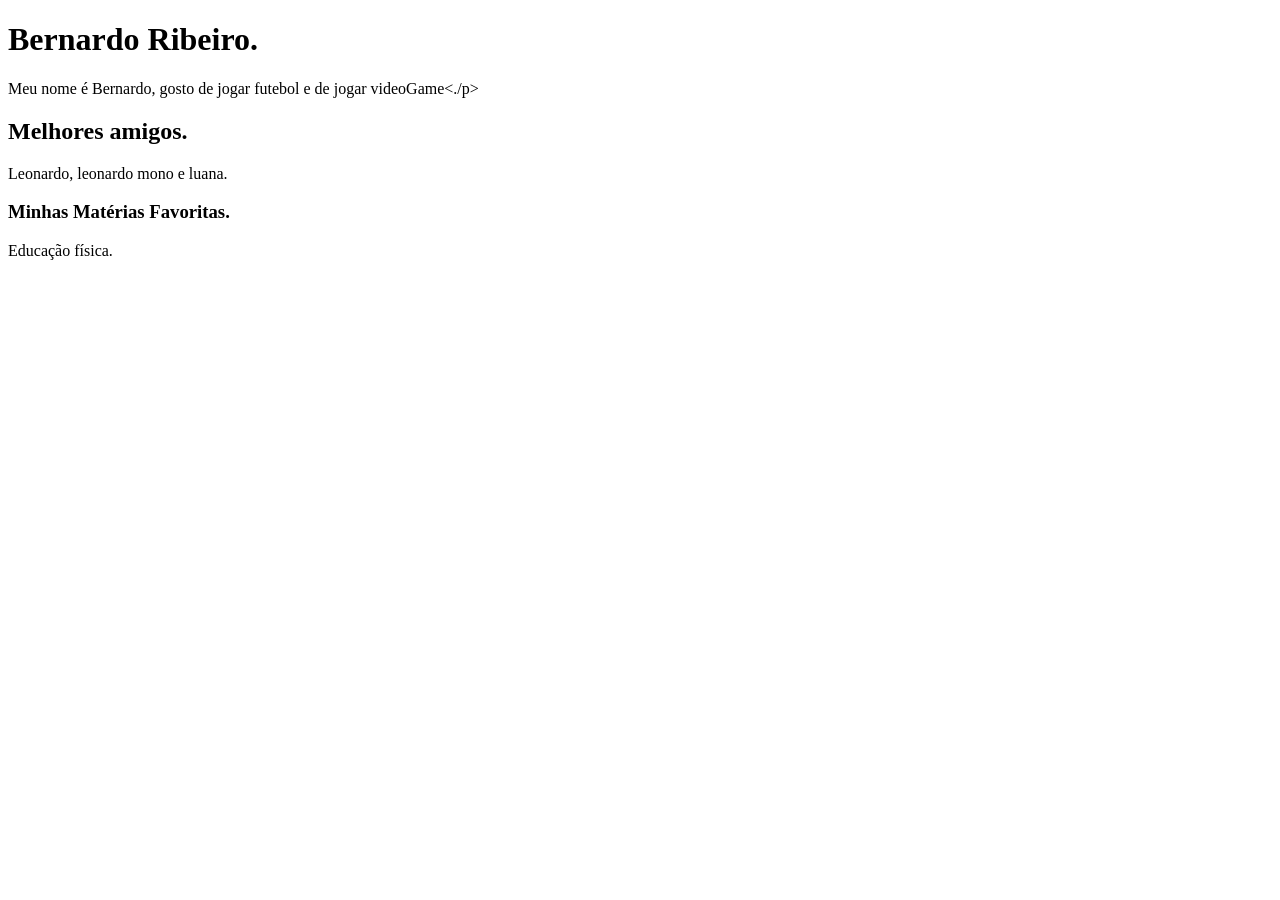
<file: index.html>
<!DOCTYPE html>
<html lang="pt-BR">
<head>
    <meta charset="UTF-8">
    <meta name="viewport" content="width=device-width, initial-scale=1.0">
    <title>Sobre mim</title>
</head>
<body>
    <h1>Bernardo Ribeiro.</h1>
    <p>Meu nome é Bernardo, gosto de jogar futebol e de jogar videoGame<./p>
    <h2>Melhores amigos.</h2>
    <p>Leonardo, leonardo mono e luana.</p>
    <h3>Minhas Matérias Favoritas.</h3>
    <p>Educação física.</p>
</body>
</html>
</file>
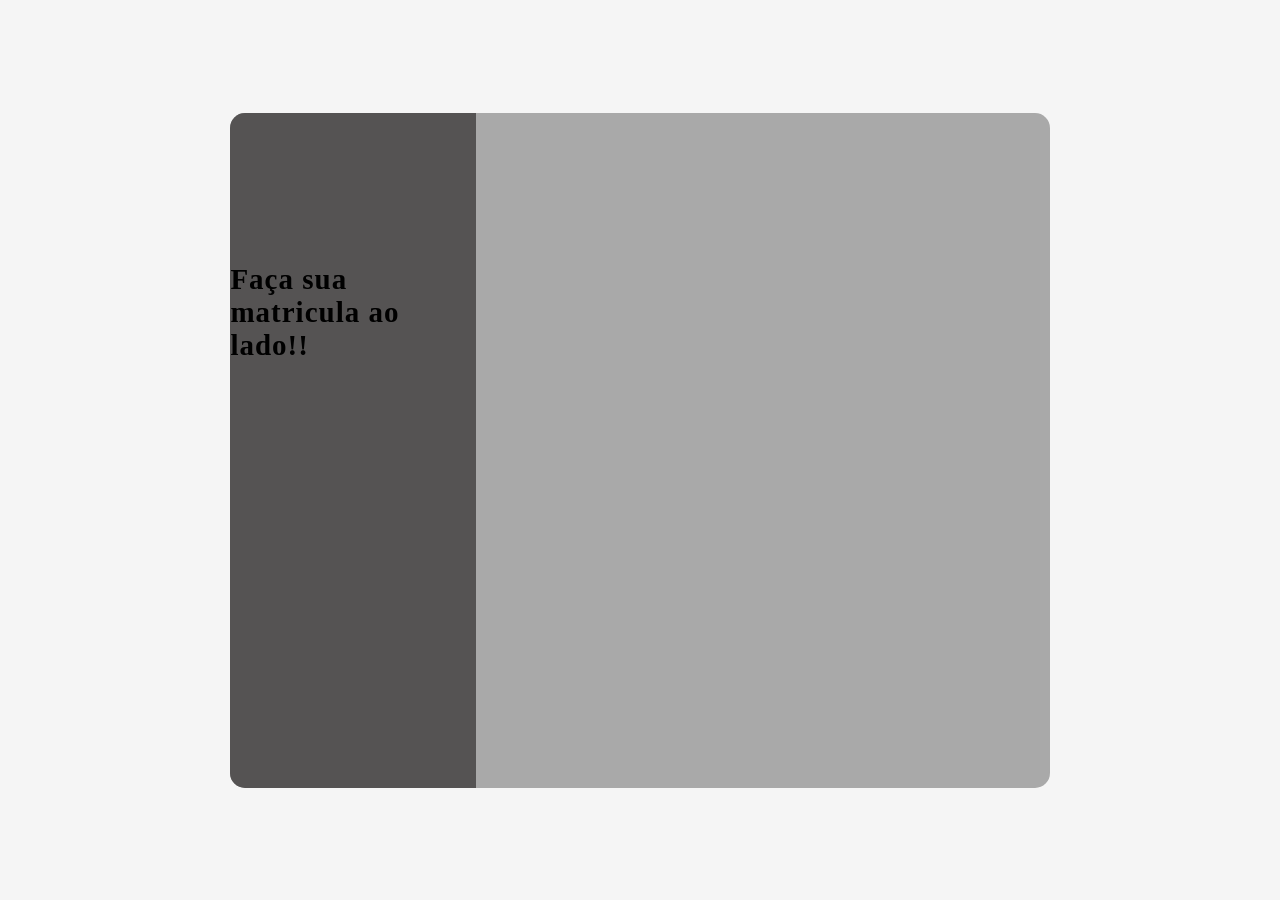
<file: LOGIN LEO/index.html>
<!DOCTYPE html>
<html lang="en">
<head>
    <meta charset="UTF-8">
    <meta name="viewport" content="width=device-width, initial-scale=1.0">
    <title>Document</title>
    <link rel="stylesheet" href="style.css">
</head>
<body>
    <div class="container flex">
        <div class="quadrado1 flex">
            <div class="quadrado2">
                <div class="flex center">
                    <h1 class="font meio flex">Faça sua matricula ao lado!!</h1>
                </div>
                <div>
                    
                </div>
            </div>
        </div>
    </div>
</body>
</html>
</file>
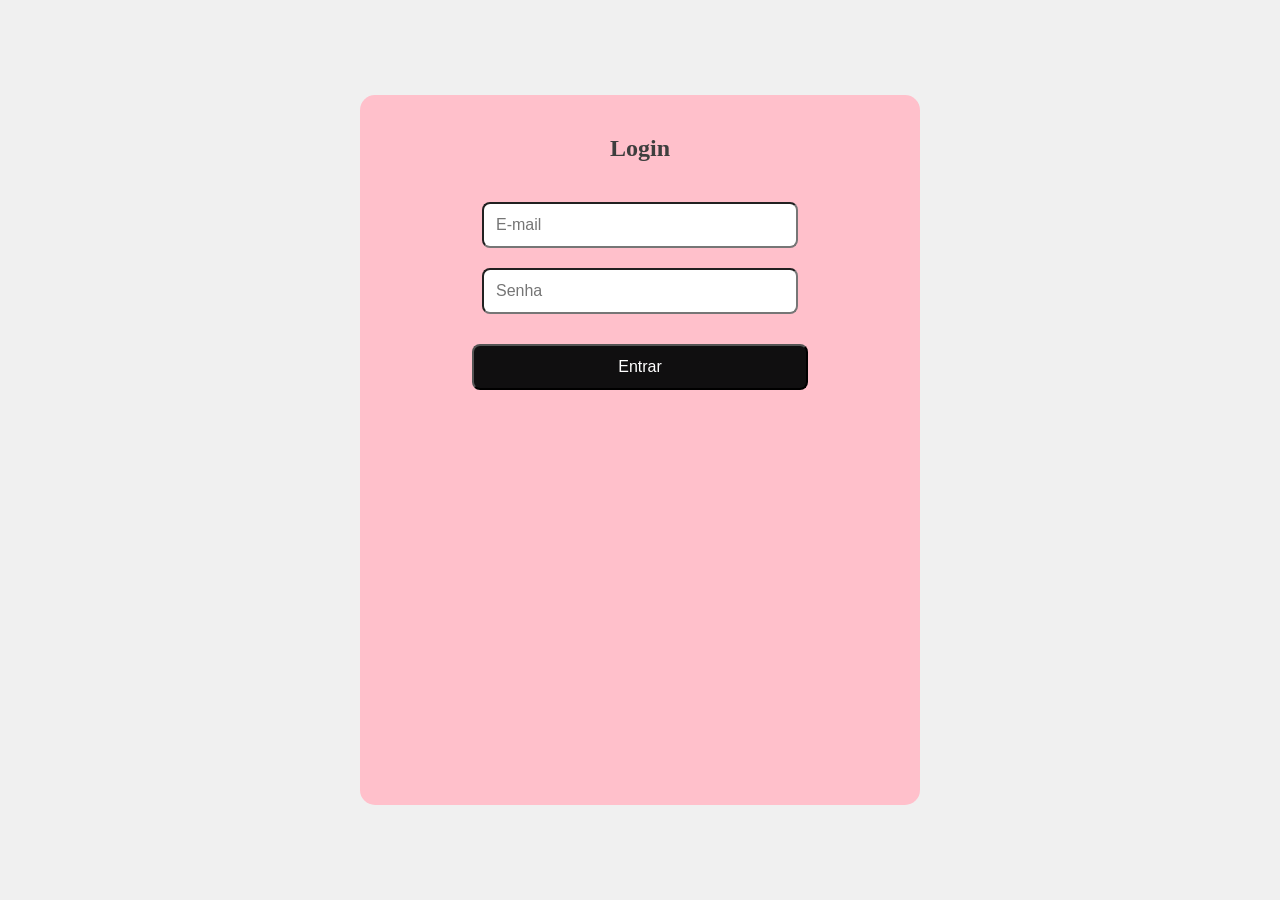
<file: Tela_login/index.html>
<!DOCTYPE html>
<html lang="pt-BR">
<head>
    <meta charset="UTF-8">
    <meta name="viewport" content="width=device-width, initial-scale=1.0">
    <title>Login</title>
    <link rel="stylesheet" href="style.css">
</head>
<body>

    <div class="container">
        <div class="flex quadrado-1 redonda center">
            
            <h2 class="text">Login</h2>

            <form id="formLogin">
                <input class="inp" type="email" id="email" placeholder="E-mail">
                <input class="inp" type="password" id="senha" placeholder="Senha">
                <button class="bot" type="submit">Entrar</button>
            </form>

        </div>
    </div>

    <script src="script.js"></script>
</body>
</html>
</file>
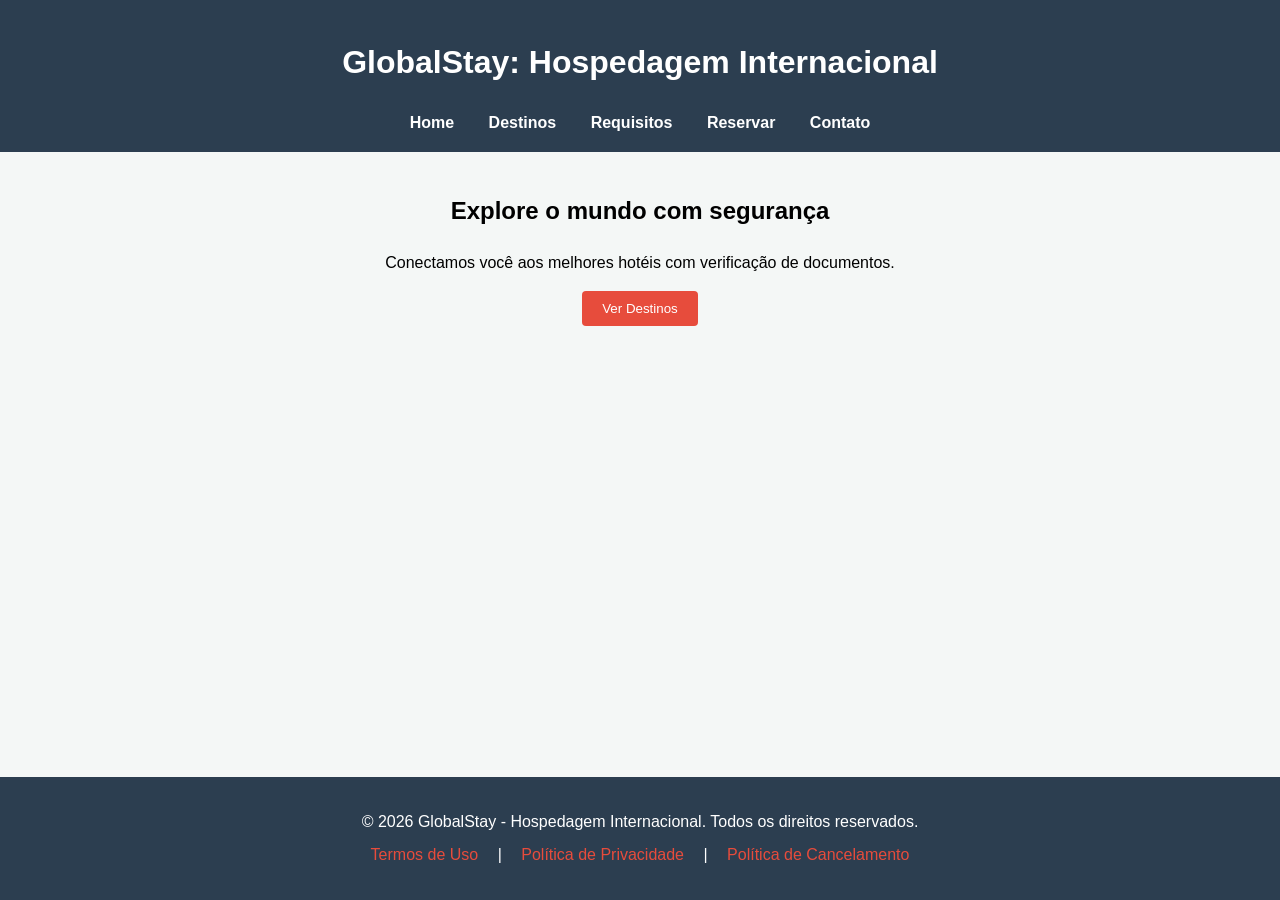
<file: Luan/trabalho_requisitos-main/index.html>
<!DOCTYPE html>
<html lang="pt-br">
<head>
    <meta charset="UTF-8">
    <title>GlobalStay - Home</title>
    <link rel="stylesheet" href="style.css">
</head>
<body>
    <header>
        <h1>GlobalStay: Hospedagem Internacional</h1>
        <nav>
            <a href="index.html">Home</a>
            <a href="destinos.html">Destinos</a>
            <a href="requisitos.html">Requisitos</a>
            <a href="reserva.html">Reservar</a>
            <a href="contato.html">Contato</a>
        </nav>
    </header>

    <main>
        <div class="conteudo" style="text-align: center;">
            <section>
                <h2>Explore o mundo com segurança</h2>
                <p>Conectamos você aos melhores hotéis com verificação de documentos.</p>
                <a href="destinos.html"><button>Ver Destinos</button></a>
            </section>
        </div>
    </main>

    <footer>
        <p>© 2026 GlobalStay - Hospedagem Internacional. Todos os direitos reservados.</p>
        <p>
            <a href="#">Termos de Uso</a> |
            <a href="#">Política de Privacidade</a> |
            <a href="#">Política de Cancelamento</a>
        </p>
    </footer>
</body>
</html>
</file>
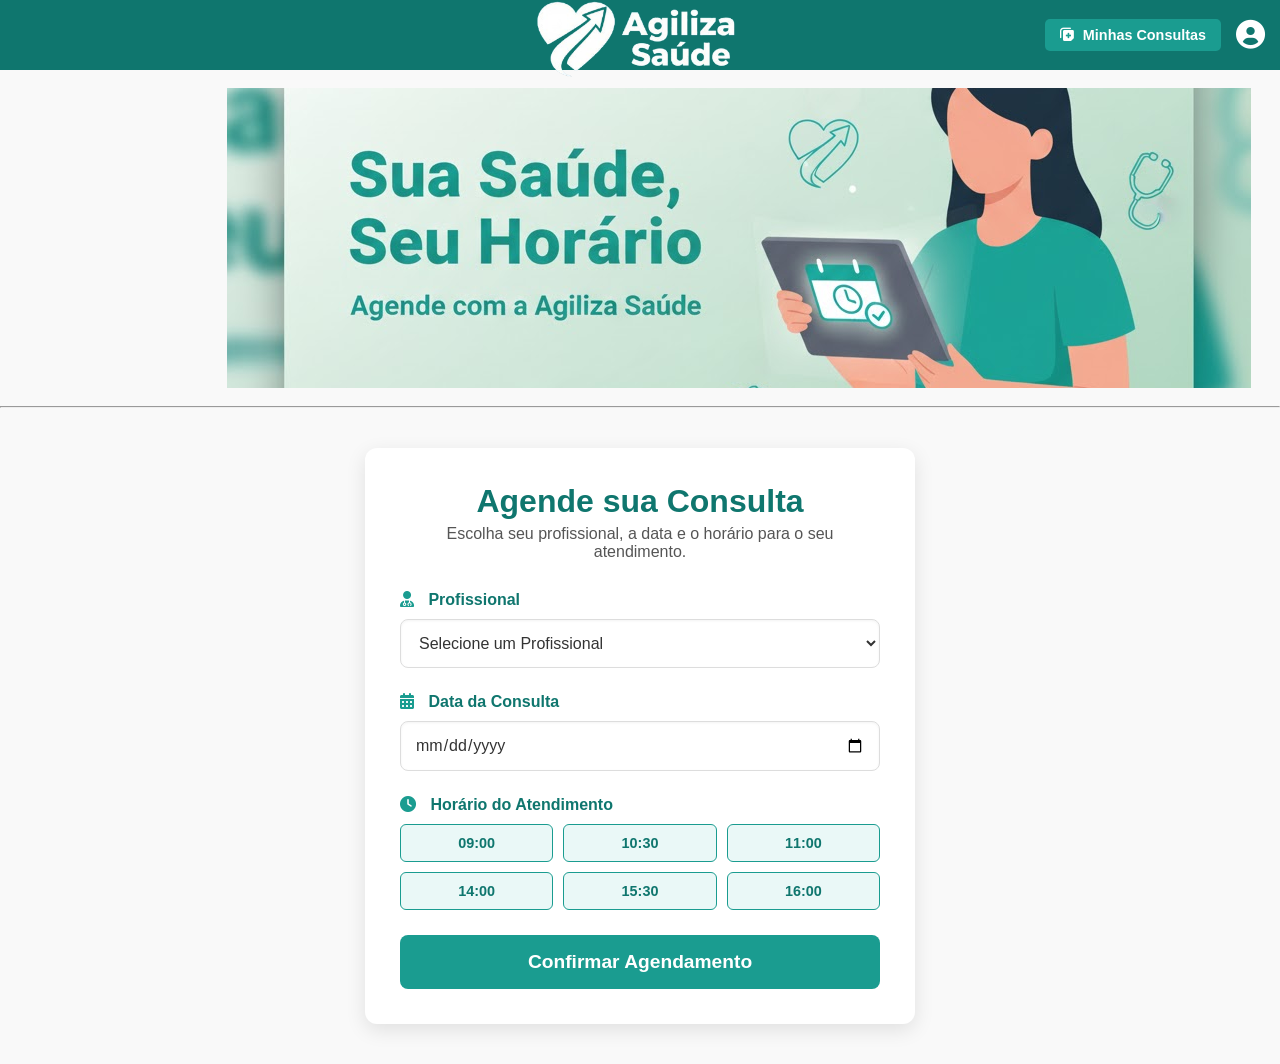
<file: Trabalho leo/inicial.html>
<!DOCTYPE html>
<html lang="pt-BR">

<head>
    <meta charset="UTF-8">
    <meta name="viewport" content="width=device-width, initial-scale=1.0">
    <title>Agendamento | Agiliza Saúde</title>
    <link rel="stylesheet" href="inicial.css"> 
    <link rel="stylesheet" href="https://cdnjs.cloudflare.com/ajax/libs/font-awesome/6.0.0-beta3/css/all.min.css">
</head>

<body>
    <div class="container">
        <header class="quadrado-1 flex center">

            <div class="flex center logo-wrapper">
                <img src="image.png" class="logo">
            </div>
            
            <div class="header-right-controls flex center">
                <button class="btn-minhas-consultas" onclick="abrirModalConsultas()">
                    <i class="fas fa-notes-medical"></i> Minhas Consultas
                </button>
                
                <div class="perfil-dropdown"> 
                    <i class="fas fa-user-circle icon-perfil"></i>

                    <div class="perfil-lista">
                        <h3>Minha Conta</h3>
                        <ul>
                            <li><a href="#">Meu Perfil</a></li>
                            <li><a href="config.html">Configurações</a></li>
                            <li><a href="entrar.html" class="menu-sair">Sair</a></li>
                        </ul>
                    </div>
                </div>
            </div>
        </header>

        <section class="banner-meses">
            <br>
            <img src="unnamed.jpg" alt="Banner de Fitas Coloridas de Conscientização" class="img-meses cn flex">
            <br>
            <hr>
        </section>
        
        <section class="quadrado-3 agendamento-section flex center">
             <div class="agendamento-card">
                <h2>Agende sua Consulta</h2>
                <p>Escolha seu profissional, a data e o horário para o seu atendimento.</p>
                
                <form id="form-agendamento" class="form-agendamento">
                    
                    <div class="form-group">
                        <label for="profissional">
                            <i class="fas fa-user-doctor"></i> Profissional
                        </label>
                        <select id="profissional" name="profissional" required>
                            <option value="" disabled selected>Selecione um Profissional</option>
                            <option value="Dr. Raphael Machado (Clínico Geral)">Dr. Raphael Machado (Clínico Geral)</option>
                            <option value="Dra. Fernando Henrique (Pediatra)">Dra. Fernando Henrique (Pediatra)</option>
                            <option value="Dr. Nicolas Marques (Cardiologista)">Dr. Nicolas Marques (Cardiologista)</option>
                        </select>
                    </div>

                    <div class="form-group">
                        <label for="data-consulta">
                            <i class="fas fa-calendar-days"></i> Data da Consulta
                        </label>
                        <input type="date" id="data-consulta" name="data-consulta" required min=""> 
                    </div>

                    <div class="form-group">
                        <label>
                            <i class="fas fa-clock"></i> Horário do Atendimento
                        </label>
                        <div class="horarios-grid" id="horarios-grid">
                            <button type="button" class="btn-horario" data-horario="09:00">09:00</button>
                            <button type="button" class="btn-horario" data-horario="10:30">10:30</button>
                            <button type="button" class="btn-horario" data-horario="11:00">11:00</button>
                            <button type="button" class="btn-horario" data-horario="14:00">14:00</button>
                            <button type="button" class="btn-horario" data-horario="15:30">15:30</button>
                            <button type="button" class="btn-horario" data-horario="16:00">16:00</button>
                        </div>
                        <input type="hidden" id="horario-selecionado" required> 
                    </div>

                    <button type="submit" class="btn-agendar">Confirmar Agendamento</button>
                </form>
            </div>
        </section>
    </div>

    <div id="minhas-consultas-modal" class="modal-backdrop">
        <div class="modal-content">
            <span class="modal-close-btn" onclick="fecharModalConsultas()">&times;</span>
            <h3>Minhas Consultas Agendadas</h3>
            <div id="lista-consultas" class="lista-consultas">
                <p class="mensagem-vazia">Nenhuma consulta agendada ainda.</p>
            </div>
        </div>
    </div>

    <script src="inicial.js"></script>
</body>

</html>
</file>
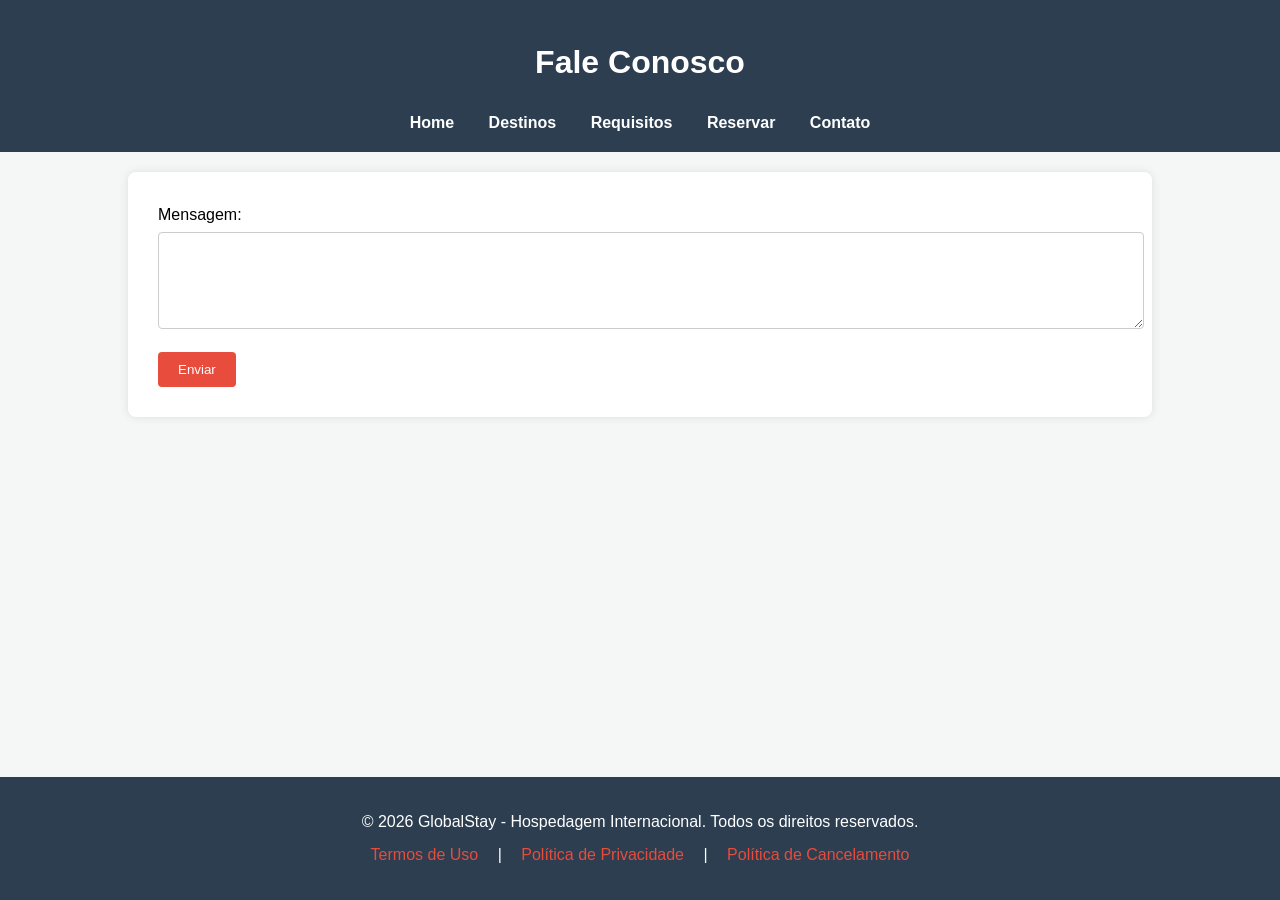
<file: Luan/trabalho_requisitos-main/contato.html>
<!DOCTYPE html>
<html lang="pt-br">
<head>
    <meta charset="UTF-8">
    <title>Contato - GlobalStay</title>
    <link rel="stylesheet" href="style.css">
</head>
<body>
    <header>
        <h1>Fale Conosco</h1>
        <nav>
            <a href="index.html">Home</a>
            <a href="destinos.html">Destinos</a>
            <a href="requisitos.html">Requisitos</a>
            <a href="reserva.html">Reservar</a>
            <a href="contato.html">Contato</a>
        </nav>
    </header>

    <main>
        <div class="conteudo">
            <div class="formulario_reserva">
                <div class="campo_grupo">
                    <label>Mensagem:</label>
                    <textarea name="mensagem" rows="5"></textarea>
                </div>
                <button onclick="alert('Mensagem enviada com sucesso!')">Enviar</button>
            </div>
        </div>
    </main>

    <footer>
        <p>© 2026 GlobalStay - Hospedagem Internacional. Todos os direitos reservados.</p>
        <p>
            <a href="#">Termos de Uso</a> |
            <a href="#">Política de Privacidade</a> |
            <a href="#">Política de Cancelamento</a>
        </p>
    </footer>
</body>
</html>
</file>
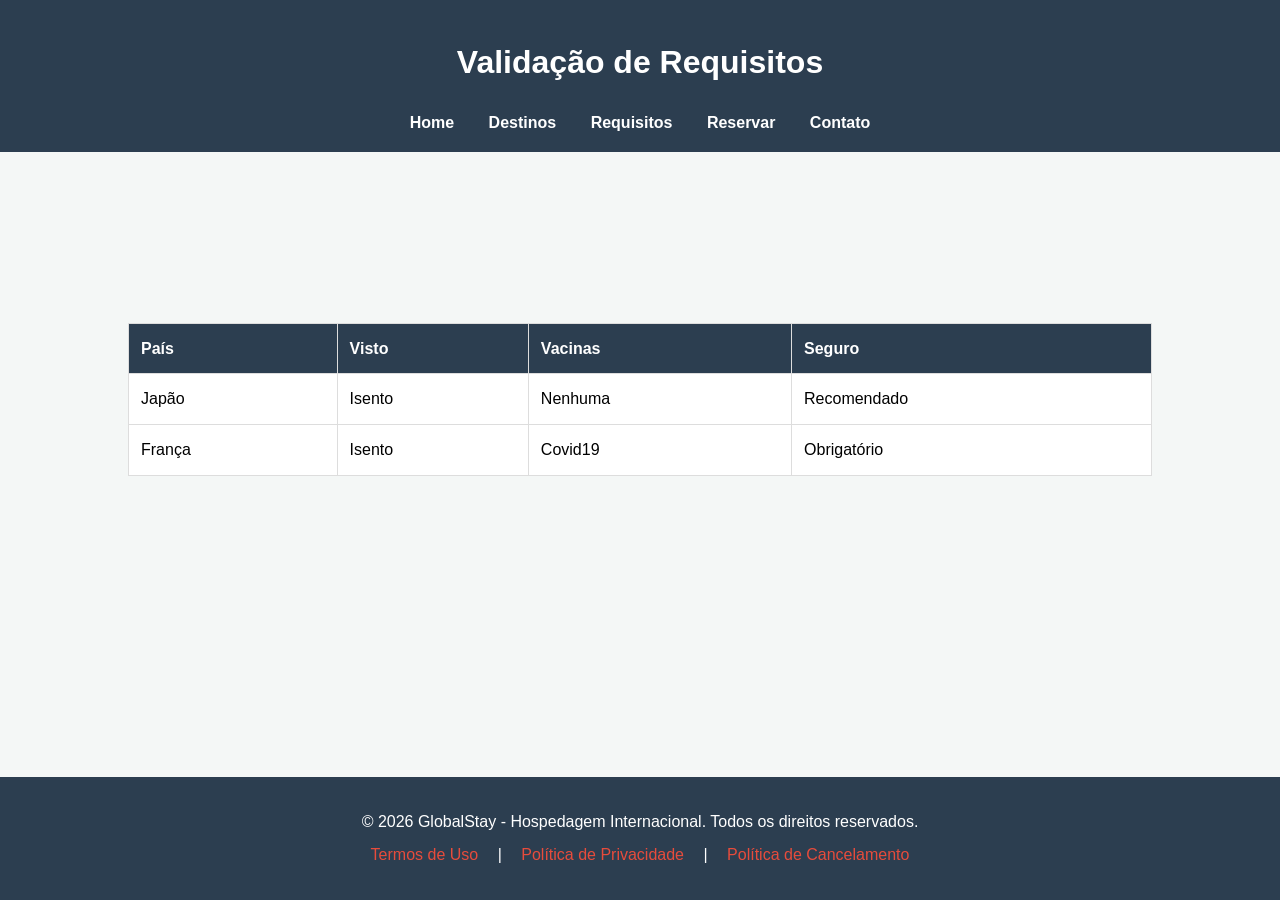
<file: Luan/trabalho_requisitos-main/requisitos.html>
<!DOCTYPE html>
<html lang="pt-br">
<head>
    <meta charset="UTF-8">
    <title>Requisitos - GlobalStay</title>
    <link rel="stylesheet" href="style.css">
</head>
<body>
    <header>
        <h1>Validação de Requisitos</h1>
        <nav>
            <a href="index.html">Home</a>
            <a href="destinos.html">Destinos</a>
            <a href="requisitos.html">Requisitos</a>
            <a href="reserva.html">Reservar</a>
            <a href="contato.html">Contato</a>
        </nav>
    </header>
    <div class="conteudo">
        <table>
            <tr>
                <th>País</th>
                <th>Visto</th>
                <th>Vacinas</th>
                <th>Seguro</th>
            </tr>
            <tr>
                <td>Japão</td>
                <td>Isento</td>
                <td>Nenhuma</td>
                <td>Recomendado</td>
            </tr>
            <tr>
                <td>França</td>
                <td>Isento</td>
                <td>Covid19</td>
                <td>Obrigatório</td>
            </tr>
        </table>
    </div>
    <footer style="background: #2c3e50; color: #fff; text-align: center; padding: 1.5rem 0; margin-top: 150px;">
        <p>&copy; 2026 GlobalStay - Hospedagem Internacional. Todos os direitos reservados.</p>
        <p>
            <a href="#" style="color: #e74c3c; text-decoration: none; margin: 0 15px;">Termos de Uso</a> |
            <a href="#" style="color: #e74c3c; text-decoration: none; margin: 0 15px;">Política de Privacidade</a> |
            <a href="#" style="color: #e74c3c; text-decoration: none; margin: 0 15px;">Política de Cancelamento</a>
        </p>
    </footer>
</body>
</html>
</file>
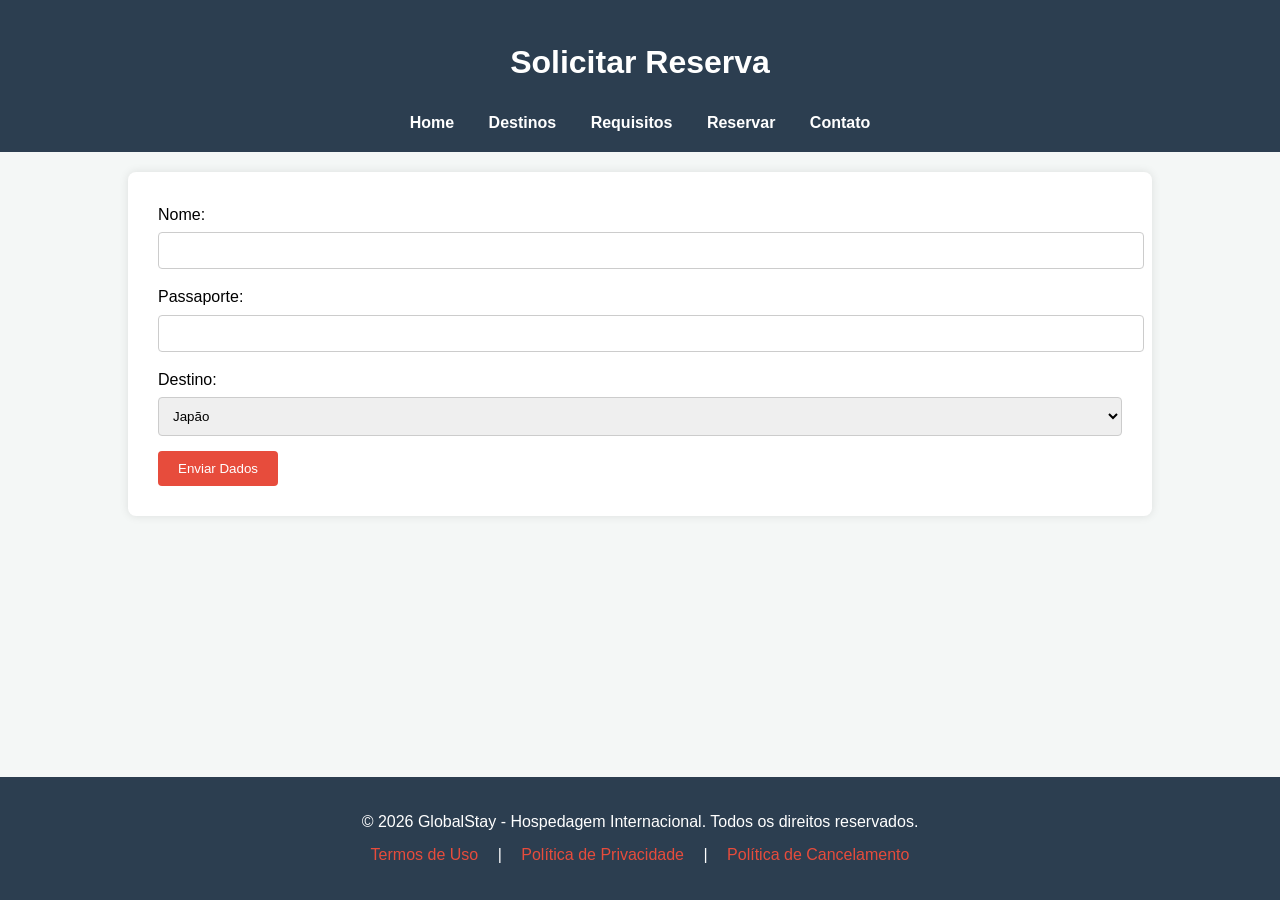
<file: Luan/trabalho_requisitos-main/reserva.html>
<!DOCTYPE html>
<html lang="pt-br">
<head>
    <meta charset="UTF-8">
    <title>Reserva - GlobalStay</title>
    <link rel="stylesheet" href="style.css">
</head>
<body>
    <header>
        <h1>Solicitar Reserva</h1>
        <nav>
            <a href="index.html">Home</a>
            <a href="destinos.html">Destinos</a>
            <a href="requisitos.html">Requisitos</a>
            <a href="reserva.html">Reservar</a>
            <a href="contato.html">Contato</a>
        </nav>
    </header>

    <main>
        <div class="conteudo">
            <form action="/processar" method="POST" class="formulario_reserva">
                <div class="campo_grupo">
                    <label>Nome:</label>
                    <input type="text" name="nome" required>
                </div>
                <div class="campo_grupo">
                    <label>Passaporte:</label>
                    <input type="text" name="passaporte" required>
                </div>
                <div class="campo_grupo">
                    <label>Destino:</label>
                    <select name="pais" required>
                        <option value="japao">Japão</option>
                        <option value="franca">França</option>
                    </select>
                </div>
                <button type="submit">Enviar Dados</button>
            </form>
        </div>
    </main>

    <footer>
        <p>© 2026 GlobalStay - Hospedagem Internacional. Todos os direitos reservados.</p>
        <p>
            <a href="#">Termos de Uso</a> |
            <a href="#">Política de Privacidade</a> |
            <a href="#">Política de Cancelamento</a>
        </p>
    </footer>
</body>
</html>
</file>
<file: LOGIN LEO/style.css>
* {
    margin: 0;
    padding: 0;
}

.container {
    height: 100vh;
    background-color: #F5F5F5;
    justify-content: center;
    align-items: center;    
}

.flex {
    display: flex;
}
.quadrado1{
    width: 64%;
    height: 75%;
    background-color: darkgrey;
    border-radius: 15px;
}
.quadrado2{
    width: 30%;
    height: 100%;
    background-color: rgb(85, 83, 83);
    border-radius: 15px 0px 0px 15px;
}
.font{
    font-family: fantasy;
    font-size: 29px;
    letter-spacing: 1px
}
.center{
    justify-content: center;
    align-items: center;
}
.meio{
    margin-top: 150px;
}
</file>
<file: Tela_login/style.css>
* {
    margin: 0;
    padding: 0;
}

.container {
    height: 100vh;
    display: flex;
    align-items: center;
    justify-content: center;
    background-color: #f0f0f0;
}

.flex {
    display: flex;
    flex-direction: column;
    align-items: center;
}

.quadrado-1 {
    height: 70%;
    width: 100%;
    max-width: 480px;
    background-color: pink;
    padding: 40px 40px;
    border-radius: 15px;
}

.center {
    text-align: center;
}

.text {
    color: #3e3e3e;
    margin-bottom: 30px;
}

.inp {
    width: 60%;  
    padding: 12px;
    margin: 10px 0;
    border-radius: 8px;
    font-size: 16px;
}

.bot {
    width: 70%;  
    padding: 12px;
    margin-top: 20px;
    background-color: #100f10;
    color: white;
    border-radius: 8px;
    font-size: 16px;
}
</file>
<file: Luan/trabalho_requisitos-main/style.css>
body {
    font-family: 'Segoe UI', Tahoma, Geneva, Verdana, sans-serif;
    margin: 0;
    padding: 0;
    line-height: 1.6;
    background-color: #f4f7f6;
}

html, body {
    height: 100%;
}

body {
    display: flex;
    flex-direction: column;
    min-height: 100vh;
}

header {
    background: #2c3e50;
    color: #fff;
    padding: 1rem 0;
    text-align: center;
}

nav a {
    color: #fff;
    margin: 0 15px;
    text-decoration: none;
    font-weight: bold;
}

main {
    flex: 1 0 auto;
}

.conteudo {
    width: 80%;
    margin: auto;
    overflow: hidden;
    padding: 20px;
}

.formulario_reserva {
    background: #fff;
    padding: 30px;
    border-radius: 8px;
    box-shadow: 0 0 10px rgba(0,0,0,0.1);
}

.campo_grupo {
    margin-bottom: 15px;
}

.campo_grupo label {
    display: block;
    margin-bottom: 5px;
}

.campo_grupo input, 
.campo_grupo select, 
.campo_grupo textarea {
    width: 100%;
    padding: 10px;
    border: 1px solid #ccc;
    border-radius: 4px;
}

button {
    background: #e74c3c;
    color: #fff;
    padding: 10px 20px;
    border: none;
    border-radius: 4px;
    cursor: pointer;
}

button:hover {
    background: #c0392b;
}

table { 
    width: 100%; 
    border-collapse: collapse; 
    margin-top: 20px; 
    background: #fff; 
}

th, td { 
    padding: 12px; 
    border: 1px solid #ddd; 
    text-align: left; 
}

th { 
    background-color: #2c3e50; 
    color: white; 
}

.grade_destinos { 
    display: grid; 
    grid-template-columns: repeat(3, 1fr); 
    gap: 20px; 
}

.cartao { 
    background: #fff; 
    border-radius: 8px;
    border-bottom: 4px solid #2c3e50;
    overflow: hidden;
    box-shadow: 0 4px 8px rgba(0,0,0,0.1);
}

.cartao img {
    width: 100%;
    height: 180px;
    object-fit: cover;
    border-radius: 8px 8px 0 0;
}

.cartao h3, 
.cartao p {
    padding: 0 15px;
    margin: 10px 0;
}

.cartao a {
    display: block;
    text-align: center;
    padding: 0 15px 15px;
}

/* Footer */
footer {
    background: #2c3e50;
    color: #fff;
    text-align: center;
    padding: 1.5rem 0;
    flex-shrink: 0;
}

footer p {
    margin: 0.5rem 0;
}

footer a {
    color: #e74c3c;
    text-decoration: none;
    margin: 0 15px;
    font-weight: 500;
}

footer a:hover {
    text-decoration: underline;
    color: #c0392b;
}
</file>
<file: Trabalho leo/inicial.css>
* {
    margin: 0;
    padding: 0;
    box-sizing: border-box;
    font-family: 'Segoe UI', 'Roboto', -apple-system, BlinkMacSystemFont, sans-serif;
}

.container {
    min-height: 100vh;
    display: flex;
    flex-direction: column;
}

.flex {
     display: flex; 
}
.center {
     justify-content: center; align-items: center; 
}
.flexd { 
    flex-direction: column; 
}
.cn{
    margin-left: 227px;
}

.quadrado-1{
    height: 70px;
    width: 100%;
    background-color: #0f766e;
    position: relative; 
    padding: 0 15px; 

}

.senai{
    position: absolute; 
    left: 15px;
    height: 100%; 
    display: flex; 
    align-items: center;
}
.senai img { 
    height: 60%; 
}


.logo-wrapper {
    position: absolute; 
    left: 50%;
    transform: translateX(-50%); 
    height: 10%;
    display: flex;
    align-items: center;
}
.logo {
    height: 300px; 
}


.header-right-controls {
    gap: 15px;
    position: absolute;
    right: 15px; 
    top: 50%;
    transform: translateY(-50%);
}

.btn-minhas-consultas {
    padding: 8px 15px;
    background-color: #1a9c90; 
    color: white;
    border: none;
    border-radius: 5px;
    font-size: 0.9rem;
    font-weight: 600;
    cursor: pointer;
    transition: background-color 0.3s ease;
}

.btn-minhas-consultas i {
    margin-right: 5px;
}

.btn-minhas-consultas:hover {
    background-color: #0f766e;
}


.perfil-dropdown {
    position: relative;
    z-index: 100;
}
.icon-perfil {
    color: #ffffff;
    font-size: 1.8rem;
    cursor: pointer;
}
.perfil-lista {
    display: none; 
    position: absolute;
    top: 100%; 
    right: 0;
    width: 200px; 
    background-color: #ffffff;
    border-radius: 8px;
    box-shadow: 0 5px 20px rgba(0, 0, 0, 0.2);
    padding: 10px; 
    margin-top: 15px;
    color: #333;
    text-align: left;
}
.perfil-lista::before {
    content: '';
    position: absolute;
    top: -10px;
    right: 15px;
    border-width: 0 10px 10px 10px;
    border-style: solid;
    border-color: transparent transparent #ffffff transparent;
}
.perfil-dropdown:hover .perfil-lista {
    display: block;
}
.perfil-lista h3 {
    margin: 0 5px 5px 5px;
    padding-bottom: 8px;
    border-bottom: 1px solid #eee;
    font-size: 1rem;
    color: #0f766e;
}
.perfil-lista ul {
    list-style: none;
    padding: 0;
    margin: 5px 0 0 0;
}
.perfil-lista ul li a {
    display: block;
    padding: 10px 10px;
    color: #555;
    text-decoration: none;
    font-size: 0.9rem;
    border-radius: 4px;
    transition: all 0.2s ease;
}
.perfil-lista ul li a:hover {
    background-color: #f4f7f6;
    color: #0f766e;
}
.perfil-lista ul li a.menu-sair {
    color: #e53e3e;
    font-weight: 700;
}
.perfil-lista ul li a.menu-sair:hover {
    background-color: #fef2f2;
    color: #c53030;
}



.banner-meses {
    width: 100%;
    background-color: #f9f9f9; 
}
.img-meses {
    width: 80%; 
    height: 300px; 
    object-fit: cover; 
    display: block;
}



.quadrado-3 {
    width: 100%;
    padding: 40px 20px;
    background-color: #f9f9f9; 
    display: flex;
    justify-content: center;
    align-items: flex-start; 
    flex-grow: 1; 
}

.agendamento-card {
    width: 100%;
    max-width: 550px;
    background-color: #ffffff;
    padding: 35px;
    border-radius: 12px;
    box-shadow: 0 6px 20px rgba(0, 0, 0, 0.1);
    text-align: center;
}

.agendamento-card h2 {
    color: #0f766e;
    margin-bottom: 5px;
    font-size: 2rem;
}

.agendamento-card p {
    color: #555;
    margin-bottom: 30px;
    font-size: 1rem;
}

.form-group {
    margin-bottom: 25px;
    text-align: left;
}

.form-group label {
    display: block;
    margin-bottom: 10px;
    color: #0f766e;
    font-weight: bold;
    font-size: 1rem;
}

.form-group label i {
    margin-right: 10px;
    color: #1a9c90;
}

.form-group select,
.form-group input[type="date"] {
    width: 100%;
    padding: 14px;
    border: 1px solid #ddd;
    border-radius: 8px;
    font-size: 1rem;
    color: #333;
    background-color: #fff;
    box-shadow: inset 0 1px 3px rgba(0, 0, 0, 0.05);
    transition: all 0.3s ease;
}

.form-group select:focus,
.form-group input[type="date"]:focus {
    border-color: #0f766e;
    box-shadow: 0 0 0 3px rgba(15, 118, 110, 0.15);
    outline: none;
    background-color: #fff;
}

.horarios-grid {
    display: grid;
    grid-template-columns: repeat(3, 1fr); 
    gap: 10px;
    margin-top: 10px;
}

.btn-horario {
    padding: 10px 5px;
    border: 1px solid #1a9c90;
    background-color: #eaf8f7; 
    color: #0f766e;
    border-radius: 6px;
    cursor: pointer;
    font-size: 0.9rem;
    font-weight: 600;
    transition: all 0.2s ease;
}

.btn-horario:hover {
    background-color: #d7edea;
    box-shadow: 0 0 0 2px rgba(15, 118, 110, 0.2);
}

.btn-horario.selected {
    background-color: #1a9c90; 
    color: white;
    border-color: #0f766e;
}

.btn-agendar {
    display: block;
    width: 100%;
    padding: 16px;
    background-color: #1a9c90;
    color: white;
    border: none;
    border-radius: 8px;
    font-size: 1.2rem;
    font-weight: 700;
    cursor: pointer;
    transition: background-color 0.3s ease;
    margin-top: 25px;
}

.btn-agendar:hover {
    background-color: #0f766e;
}


.modal-backdrop {
    display: none; 
    position: fixed;
    z-index: 1000; 
    left: 0;
    top: 0;
    width: 100%;
    height: 100%;
    overflow: auto;
    background-color: rgba(0, 0, 0, 0.7); 
    justify-content: center;
    align-items: center;
}
.modal-content {
    background-color: #fefefe;
    padding: 30px;
    border-radius: 10px;
    width: 90%;
    max-width: 600px;
    box-shadow: 0 5px 15px rgba(0, 0, 0, 0.3);
    position: relative;
}
.modal-content h3 {
    color: #0f766e;
    border-bottom: 2px solid #eee;
    padding-bottom: 10px;
    margin-bottom: 20px;
    font-size: 1.5rem;
}
.modal-close-btn {
    color: #aaa;
    font-size: 28px;
    font-weight: bold;
    position: absolute;
    top: 10px;
    right: 20px;
    cursor: pointer;
}
.lista-consultas {
    max-height: 400px;
    overflow-y: auto;
    padding-right: 10px;
}
.consulta-card {
    background-color: #f4f7f6;
    border-left: 5px solid #1a9c90; 
    padding: 15px;
    margin-bottom: 15px;
    border-radius: 5px;
}
.consulta-card h4 {
    color: #0f766e;
}
.consulta-card i {
    color: #1a9c90;
    margin-right: 5px;
}
.mensagem-vazia {
    text-align: center;
    color: #777;
    padding: 20px;
    border: 1px dashed #ccc;
    border-radius: 5px;
}
</file>
